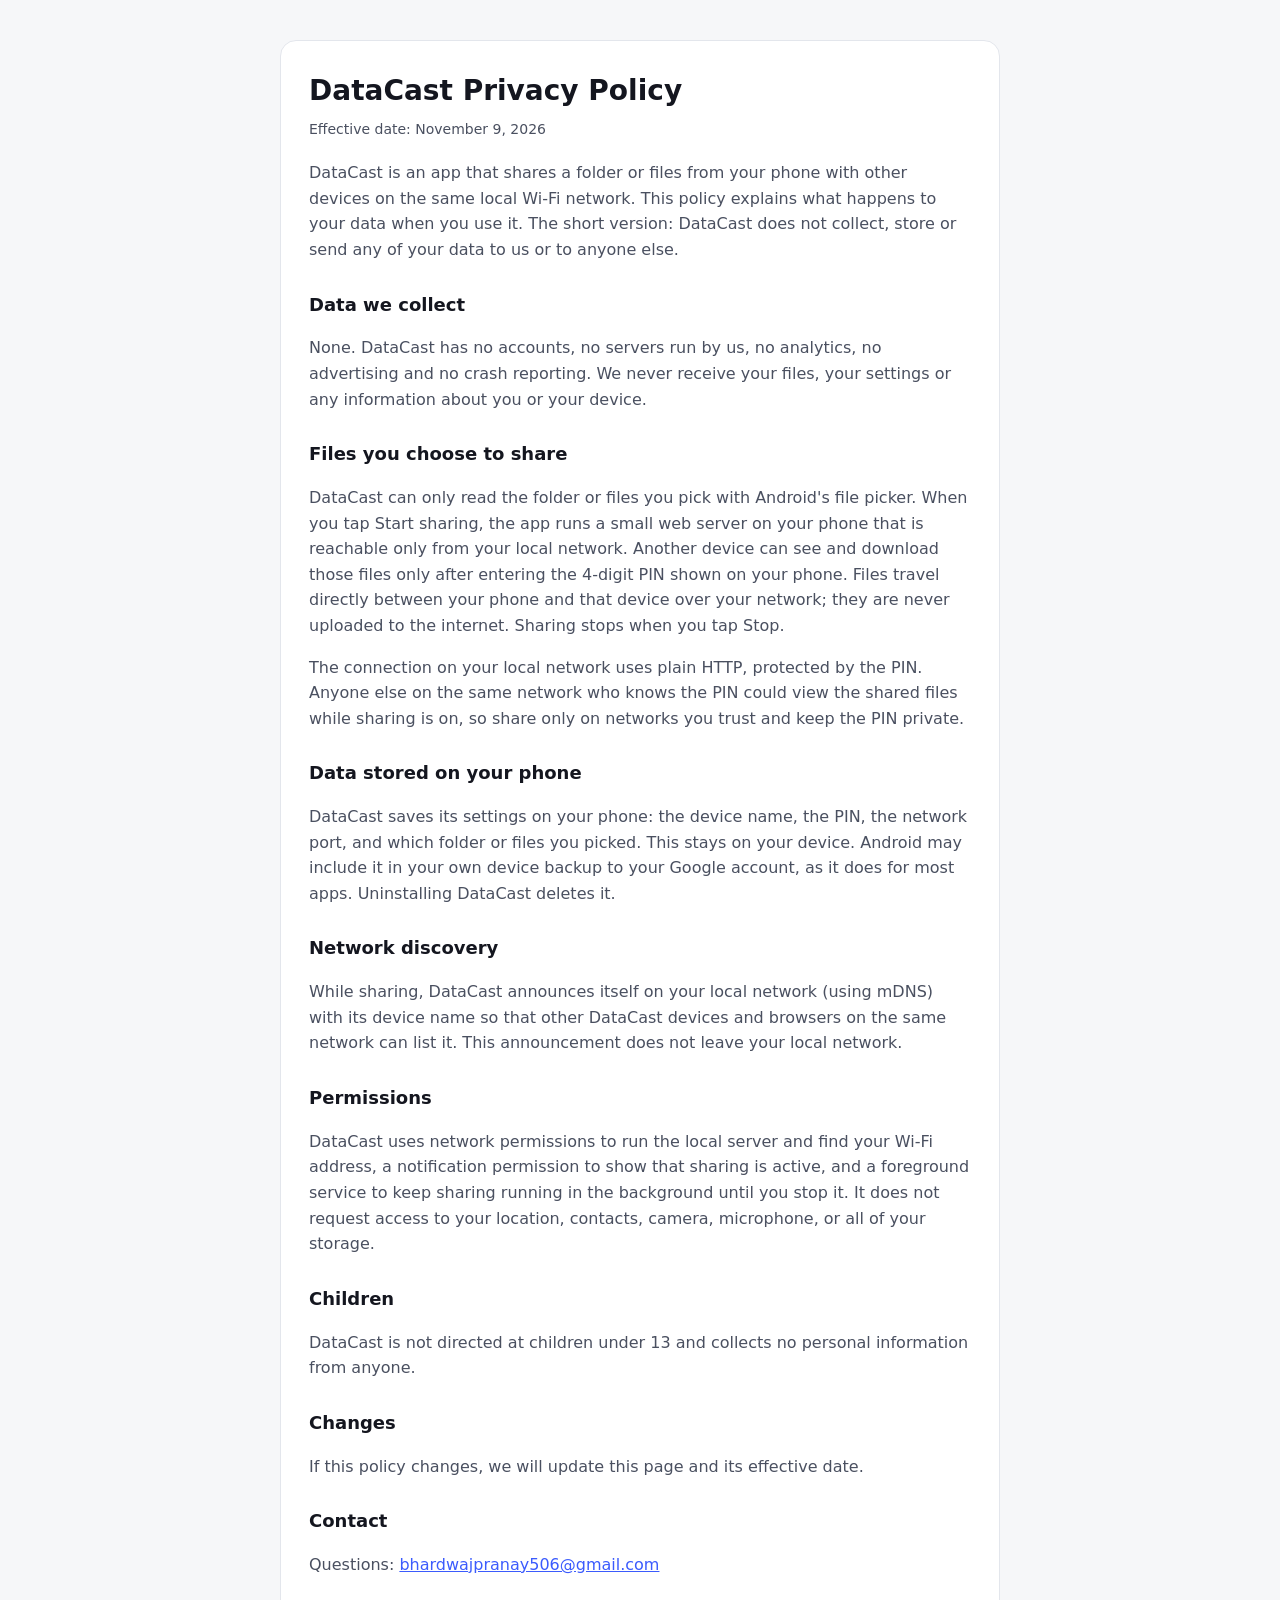
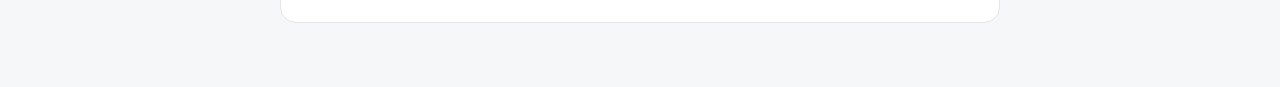
<file: docs/play-store/privacy-policy.html>
<!doctype html>
<html lang="en">
<head>
<meta charset="utf-8">
<meta name="viewport" content="width=device-width, initial-scale=1">
<title>DataCast Privacy Policy</title>
<style>
  :root { --ink:#14161F; --ink2:#4A5060; --paper:#F6F7F9; --surface:#fff; --line:#E3E6EC; --accent:#3B5BFD; }
  @media (prefers-color-scheme: dark) {
    :root { --ink:#E9EBF1; --ink2:#A4AAB8; --paper:#0E1016; --surface:#161922; --line:#262A35; --accent:#7B93FF; }
  }
  body { margin:0; background:var(--paper); color:var(--ink); font:16px/1.6 system-ui,-apple-system,"Segoe UI",Roboto,sans-serif; }
  main { max-width:720px; margin:0 auto; padding:40px 16px 64px; }
  .card { background:var(--surface); border:1px solid var(--line); border-radius:16px; padding:28px; }
  h1 { font-size:28px; margin:0 0 4px; }
  h2 { font-size:18px; margin:28px 0 8px; }
  p, li { color:var(--ink2); }
  .meta { color:var(--ink2); font-size:14px; margin:0 0 20px; }
  a { color:var(--accent); }
</style>
</head>
<body>
<main>
<div class="card">
<h1>DataCast Privacy Policy</h1>
<p class="meta">Effective date: November 9, 2026</p>

<p>DataCast is an app that shares a folder or files from your phone with other devices on the same local Wi-Fi network. This policy explains what happens to your data when you use it. The short version: DataCast does not collect, store or send any of your data to us or to anyone else.</p>

<h2>Data we collect</h2>
<p>None. DataCast has no accounts, no servers run by us, no analytics, no advertising and no crash reporting. We never receive your files, your settings or any information about you or your device.</p>

<h2>Files you choose to share</h2>
<p>DataCast can only read the folder or files you pick with Android's file picker. When you tap Start sharing, the app runs a small web server on your phone that is reachable only from your local network. Another device can see and download those files only after entering the 4-digit PIN shown on your phone. Files travel directly between your phone and that device over your network; they are never uploaded to the internet. Sharing stops when you tap Stop.</p>
<p>The connection on your local network uses plain HTTP, protected by the PIN. Anyone else on the same network who knows the PIN could view the shared files while sharing is on, so share only on networks you trust and keep the PIN private.</p>

<h2>Data stored on your phone</h2>
<p>DataCast saves its settings on your phone: the device name, the PIN, the network port, and which folder or files you picked. This stays on your device. Android may include it in your own device backup to your Google account, as it does for most apps. Uninstalling DataCast deletes it.</p>

<h2>Network discovery</h2>
<p>While sharing, DataCast announces itself on your local network (using mDNS) with its device name so that other DataCast devices and browsers on the same network can list it. This announcement does not leave your local network.</p>

<h2>Permissions</h2>
<p>DataCast uses network permissions to run the local server and find your Wi-Fi address, a notification permission to show that sharing is active, and a foreground service to keep sharing running in the background until you stop it. It does not request access to your location, contacts, camera, microphone, or all of your storage.</p>

<h2>Children</h2>
<p>DataCast is not directed at children under 13 and collects no personal information from anyone.</p>

<h2>Changes</h2>
<p>If this policy changes, we will update this page and its effective date.</p>

<h2>Contact</h2>
<p>Questions: <a href="mailto:bhardwajpranay506@gmail.com">bhardwajpranay506@gmail.com</a></p>
</div>
</main>
</body>
</html>
</file>
